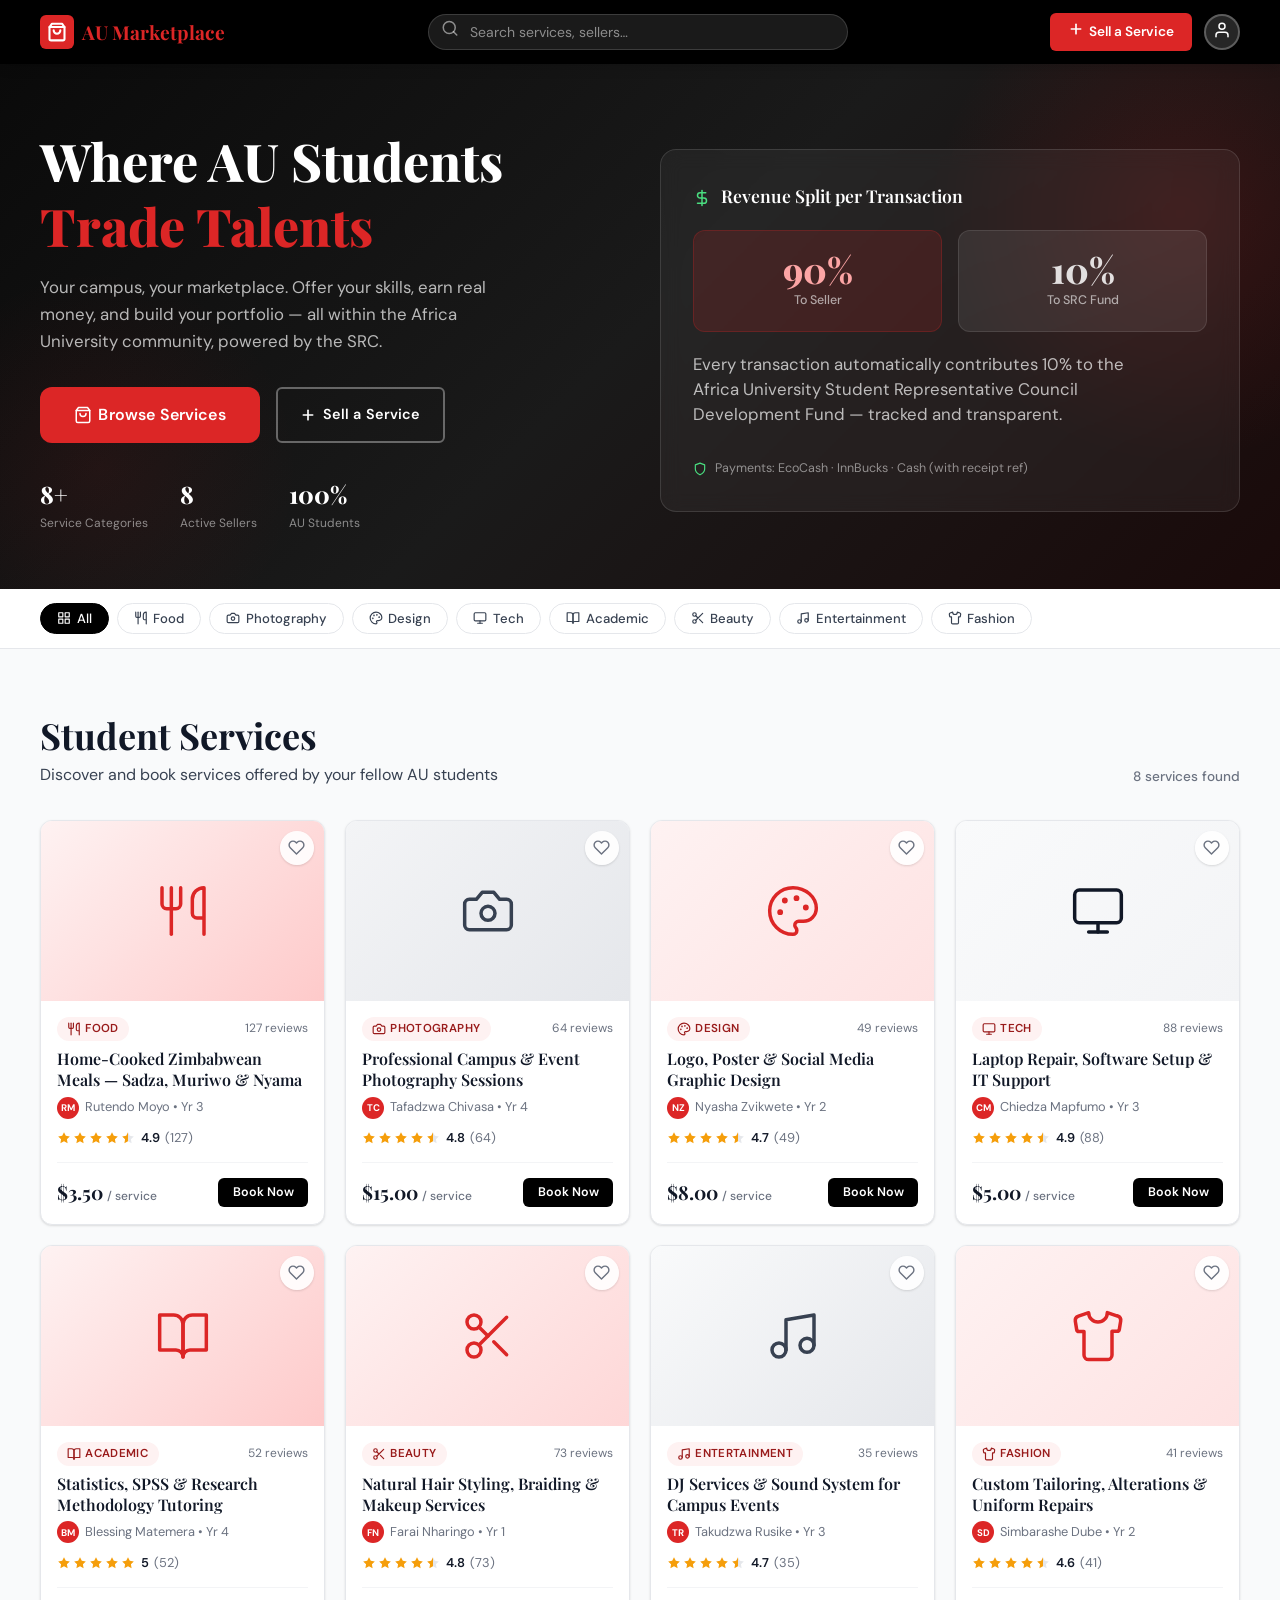
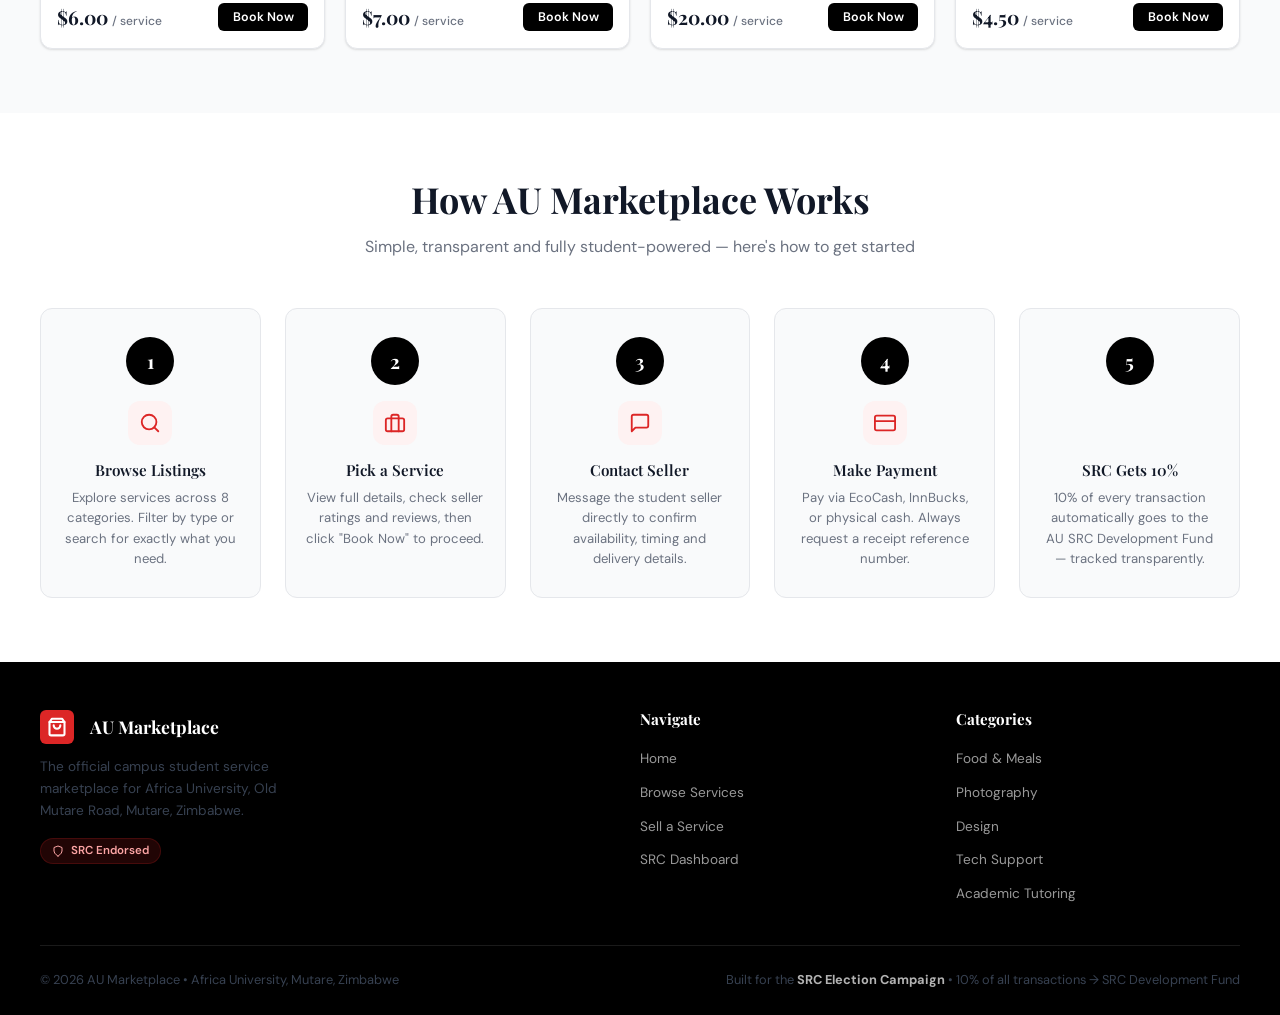
<file: index.html>
<!DOCTYPE html>
<html lang="en">

<head>
  <meta charset="UTF-8" />
  <meta name="viewport" content="width=device-width, initial-scale=1.0" />
  <title>AU Marketplace — Africa University Campus Services</title>
  <meta name="description"
    content="AU Marketplace is Africa University's campus student service marketplace. Browse, book and sell services — photography, food, tutoring, design and more. Powered by the Student Representative Council." />
  <link rel="stylesheet" href="styles.css" />
  <style>
    /* Page-specific extras */
    .hero-scroll-hint {
      display: flex;
      align-items: center;
      gap: 0.5rem;
      font-size: 0.8rem;
      color: rgba(255, 255, 255, 0.45);
      margin-top: 1.5rem;
    }

    .stat-inline {
      display: flex;
      gap: 2rem;
      margin-top: 2rem;
      flex-wrap: wrap;
    }

    .stat-inline-item {}

    .stat-inline-num {
      font-family: var(--font-heading);
      font-size: 1.5rem;
      font-weight: 800;
      color: var(--white);
    }

    .stat-inline-label {
      font-size: 0.75rem;
      color: rgba(255, 255, 255, 0.5);
    }
  </style>
</head>

<body>

  <!-- ============================================================
     NAVBAR
     ============================================================ -->
  <header class="navbar" role="banner">
    <div class="container">
      <nav class="navbar-inner" aria-label="Main navigation">
        <!-- Logo -->
        <a href="index.html" class="navbar-logo" aria-label="AU Marketplace Home">
          <div class="navbar-logo-icon">
            <svg xmlns="http://www.w3.org/2000/svg" width="20" height="20" viewBox="0 0 24 24" fill="none"
              stroke="white" stroke-width="2.5" stroke-linecap="round" stroke-linejoin="round">
              <path d="M6 2 3 6v14a2 2 0 0 0 2 2h14a2 2 0 0 0 2-2V6l-3-4z" />
              <line x1="3" y1="6" x2="21" y2="6" />
              <path d="M16 10a4 4 0 0 1-8 0" />
            </svg>
          </div>
          <span class="logo-text">AU <span>Marketplace</span></span>
        </a>

        <!-- Search (desktop) -->
        <div class="navbar-search" role="search">
          <span class="navbar-search-icon" id="navbar-search-icon" aria-hidden="true"></span>
          <input type="search" id="navbar-search-input" placeholder="Search services, sellers…"
            aria-label="Search services" autocomplete="off" />
        </div>

        <!-- Actions -->
        <div class="navbar-actions">
          <a href="seller-registration.html" class="btn-sell" aria-label="Sell a Service">
            <span id="sell-icon" aria-hidden="true"></span>
            <span class="sell-text">Sell a Service</span>
          </a>
          <a href="dashboard.html" class="btn btn-outline"
            style="color:white; border-color:rgba(255,255,255,0.25); padding:0.45rem 0.9rem; font-size:0.82rem; display:none;"
            id="dash-link" aria-label="Dashboard">Dashboard</a>
          <button class="user-avatar" aria-label="User account" id="user-avatar-btn">
            <span id="user-avatar-icon" aria-hidden="true"></span>
          </button>
          <button class="mobile-menu-btn" id="mobile-menu-btn" aria-label="Open menu" aria-expanded="false">
            <span id="menu-icon" aria-hidden="true"></span>
          </button>
        </div>
      </nav>
    </div>
    <!-- Mobile Search Bar -->
    <div class="mobile-search-bar" id="mobile-search-bar" role="search">
      <div class="navbar-search" style="max-width:100%;">
        <span class="navbar-search-icon" id="mobile-search-icon" aria-hidden="true"></span>
        <input type="search" id="mobile-search-input" placeholder="Search services or sellers…"
          aria-label="Search services" autocomplete="off" />
      </div>
    </div>
  </header>

  <!-- ============================================================
     HERO
     ============================================================ -->
  <section class="hero" aria-labelledby="hero-heading">
    <div class="container">
      <div class="hero-inner">
        <!-- Left: Copy -->
        <div class="hero-copy">

          <h1 id="hero-heading">Where AU Students<br /><span>Trade Talents</span></h1>
          <p>Your campus, your marketplace. Offer your skills, earn real money, and build your portfolio — all within
            the Africa University community, powered by the SRC.</p>
          <div class="hero-actions">
            <a href="#listings" class="btn btn-green btn-lg">
              <svg xmlns="http://www.w3.org/2000/svg" width="18" height="18" viewBox="0 0 24 24" fill="none"
                stroke="currentColor" stroke-width="2" stroke-linecap="round" stroke-linejoin="round">
                <path d="M6 2 3 6v14a2 2 0 0 0 2 2h14a2 2 0 0 0 2-2V6l-3-4z" />
                <line x1="3" y1="6" x2="21" y2="6" />
                <path d="M16 10a4 4 0 0 1-8 0" />
              </svg>
              Browse Services
            </a>
            <a href="seller-registration.html" class="btn btn-outline"
              style="color:white; border-color:rgba(255,255,255,0.35);">
              <svg xmlns="http://www.w3.org/2000/svg" width="16" height="16" viewBox="0 0 24 24" fill="none"
                stroke="currentColor" stroke-width="2.5" stroke-linecap="round" stroke-linejoin="round">
                <path d="M5 12h14" />
                <path d="M12 5v14" />
              </svg>
              Sell a Service
            </a>
          </div>
          <div class="stat-inline">
            <div class="stat-inline-item">
              <div class="stat-inline-num">8+</div>
              <div class="stat-inline-label">Service Categories</div>
            </div>
            <div class="stat-inline-item">
              <div class="stat-inline-num" id="hero-sellers-count">8</div>
              <div class="stat-inline-label">Active Sellers</div>
            </div>
            <div class="stat-inline-item">
              <div class="stat-inline-num">100%</div>
              <div class="stat-inline-label">AU Students</div>
            </div>
          </div>
        </div>
        <!-- Right: Revenue Card -->
        <div>
          <div class="hero-card">
            <div class="hero-card-title">
              <svg xmlns="http://www.w3.org/2000/svg" width="18" height="18" viewBox="0 0 24 24" fill="none"
                stroke="#4ade80" stroke-width="2" stroke-linecap="round" stroke-linejoin="round"
                style="vertical-align:middle; margin-right:0.4rem;">
                <line x1="12" y1="2" x2="12" y2="22" />
                <path d="M17 5H9.5a3.5 3.5 0 0 0 0 7h5a3.5 3.5 0 0 1 0 7H6" />
              </svg>
              Revenue Split per Transaction
            </div>
            <div class="split-row">
              <div class="split-item seller">
                <div class="split-pct">90%</div>
                <div class="split-label">To Seller</div>
              </div>
              <div class="split-item src">
                <div class="split-pct">10%</div>
                <div class="split-label">To SRC Fund</div>
              </div>
            </div>
            <p class="split-desc">Every transaction automatically contributes 10% to the Africa University Student
              Representative Council Development Fund — tracked and transparent.</p>
            <div
              style="margin-top:1.25rem; display:flex; align-items:center; gap:0.5rem; font-size:0.78rem; color:rgba(255,255,255,0.5);">
              <svg xmlns="http://www.w3.org/2000/svg" width="14" height="14" viewBox="0 0 24 24" fill="none"
                stroke="#4ade80" stroke-width="2" stroke-linecap="round" stroke-linejoin="round">
                <path d="M12 22s8-4 8-10V5l-8-3-8 3v7c0 6 8 10 8 10z" />
              </svg>
              Payments: EcoCash · InnBucks · Cash (with receipt ref)
            </div>
          </div>
        </div>
      </div>
    </div>
  </section>

  <!-- ============================================================
     CATEGORY FILTER BAR
     ============================================================ -->
  <div class="category-bar" role="navigation" aria-label="Filter by category">
    <div class="container">
      <div class="category-bar-inner" id="category-bar" role="list" aria-label="Service categories"></div>
    </div>
  </div>

  <!-- ============================================================
     LISTINGS GRID
     ============================================================ -->
  <section class="listings-section section" id="listings" aria-labelledby="listings-heading">
    <div class="container">
      <div class="section-header">
        <div>
          <h2 id="listings-heading">Student Services</h2>
          <p style="margin-top:0.25rem;">Discover and book services offered by your fellow AU students</p>
        </div>
        <span class="results-count" id="results-count" aria-live="polite">8 services found</span>
      </div>
      <div class="listings-grid" id="listings-grid" role="list" aria-label="Service listings"></div>
    </div>
  </section>

  <!-- ============================================================
     HOW IT WORKS
     ============================================================ -->
  <section class="how-section section" aria-labelledby="how-heading">
    <div class="container">
      <h2 id="how-heading">How AU Marketplace Works</h2>
      <p class="how-subtitle">Simple, transparent and fully student-powered — here's how to get started</p>
      <div class="steps-grid" role="list">

        <div class="step-card" role="listitem">
          <div class="step-num">1</div>
          <div class="step-icon">
            <svg xmlns="http://www.w3.org/2000/svg" width="22" height="22" viewBox="0 0 24 24" fill="none"
              stroke="currentColor" stroke-width="2" stroke-linecap="round" stroke-linejoin="round">
              <circle cx="11" cy="11" r="8" />
              <path d="m21 21-4.3-4.3" />
            </svg>
          </div>
          <h3 class="step-title">Browse Listings</h3>
          <p class="step-desc">Explore services across 8 categories. Filter by type or search for exactly what you need.
          </p>
        </div>

        <div class="step-card" role="listitem">
          <div class="step-num">2</div>
          <div class="step-icon">
            <svg xmlns="http://www.w3.org/2000/svg" width="22" height="22" viewBox="0 0 24 24" fill="none"
              stroke="currentColor" stroke-width="2" stroke-linecap="round" stroke-linejoin="round">
              <rect x="2" y="7" width="20" height="14" rx="2" ry="2" />
              <path d="M16 21V5a2 2 0 0 0-2-2h-4a2 2 0 0 0-2 2v16" />
            </svg>
          </div>
          <h3 class="step-title">Pick a Service</h3>
          <p class="step-desc">View full details, check seller ratings and reviews, then click "Book Now" to proceed.
          </p>
        </div>

        <div class="step-card" role="listitem">
          <div class="step-num">3</div>
          <div class="step-icon">
            <svg xmlns="http://www.w3.org/2000/svg" width="22" height="22" viewBox="0 0 24 24" fill="none"
              stroke="currentColor" stroke-width="2" stroke-linecap="round" stroke-linejoin="round">
              <path d="M21 15a2 2 0 0 1-2 2H7l-4 4V5a2 2 0 0 1 2-2h14a2 2 0 0 1 2 2z" />
            </svg>
          </div>
          <h3 class="step-title">Contact Seller</h3>
          <p class="step-desc">Message the student seller directly to confirm availability, timing and delivery details.
          </p>
        </div>

        <div class="step-card" role="listitem">
          <div class="step-num">4</div>
          <div class="step-icon">
            <svg xmlns="http://www.w3.org/2000/svg" width="22" height="22" viewBox="0 0 24 24" fill="none"
              stroke="currentColor" stroke-width="2" stroke-linecap="round" stroke-linejoin="round">
              <rect x="1" y="4" width="22" height="16" rx="2" ry="2" />
              <line x1="1" y1="10" x2="23" y2="10" />
            </svg>
          </div>
          <h3 class="step-title">Make Payment</h3>
          <p class="step-desc">Pay via EcoCash, InnBucks, or physical cash. Always request a receipt reference number.
          </p>
        </div>

        <div class="step-card" role="listitem">
          <div class="step-num">5</div>
          <div class="step-icon" style="background:var(--green-light);">
            <svg xmlns="http://www.w3.org/2000/svg" width="22" height="22" viewBox="0 0 24 24" fill="none"
              stroke="var(--green)" stroke-width="2" stroke-linecap="round" stroke-linejoin="round">
              <circle cx="12" cy="8" r="6" />
              <path d="M15.477 12.89 17 22l-5-3-5 3 1.523-9.11" />
            </svg>
          </div>
          <h3 class="step-title">SRC Gets 10%</h3>
          <p class="step-desc">10% of every transaction automatically goes to the AU SRC Development Fund — tracked
            transparently.</p>
        </div>

      </div>
    </div>
  </section>

  <!-- ============================================================
     FOOTER
     ============================================================ -->
  <footer class="footer" role="contentinfo">
    <div class="container">
      <div class="footer-grid">
        <div class="footer-brand">
          <a href="index.html" class="navbar-logo" style="display:inline-flex; margin-bottom:0.75rem;">
            <div class="navbar-logo-icon">
              <svg xmlns="http://www.w3.org/2000/svg" width="20" height="20" viewBox="0 0 24 24" fill="none"
                stroke="white" stroke-width="2.5" stroke-linecap="round" stroke-linejoin="round">
                <path d="M6 2 3 6v14a2 2 0 0 0 2 2h14a2 2 0 0 0 2-2V6l-3-4z" />
                <line x1="3" y1="6" x2="21" y2="6" />
                <path d="M16 10a4 4 0 0 1-8 0" />
              </svg>
            </div>
            <span
              style="font-family:var(--font-heading); font-size:1.1rem; font-weight:700; color:white; margin-left:0.5rem;">AU
              <span style="color:var(--green);">Marketplace</span></span>
          </a>
          <p>The official campus student service marketplace for Africa University, Old Mutare Road, Mutare, Zimbabwe.
          </p>
          <div style="margin-top:1rem;">
            <span class="footer-src-badge">
              <svg xmlns="http://www.w3.org/2000/svg" width="12" height="12" viewBox="0 0 24 24" fill="none"
                stroke="currentColor" stroke-width="2" stroke-linecap="round" stroke-linejoin="round">
                <path d="M12 22s8-4 8-10V5l-8-3-8 3v7c0 6 8 10 8 10z" />
              </svg>
              SRC Endorsed
            </span>
          </div>
        </div>
        <div class="footer-col">
          <h5>Navigate</h5>
          <ul class="footer-links">
            <li><a href="index.html">Home</a></li>
            <li><a href="#listings">Browse Services</a></li>
            <li><a href="seller-registration.html">Sell a Service</a></li>
            <li><a href="dashboard.html">SRC Dashboard</a></li>
          </ul>
        </div>
        <div class="footer-col">
          <h5>Categories</h5>
          <ul class="footer-links">
            <li><a href="#" onclick="return false;">Food & Meals</a></li>
            <li><a href="#" onclick="return false;">Photography</a></li>
            <li><a href="#" onclick="return false;">Design</a></li>
            <li><a href="#" onclick="return false;">Tech Support</a></li>
            <li><a href="#" onclick="return false;">Academic Tutoring</a></li>
          </ul>
        </div>
      </div>
      <div class="footer-bottom">
        <p>&copy; 2026 AU Marketplace &bull; Africa University, Mutare, Zimbabwe</p>
        <p>Built for the <strong style="color:rgba(255,255,255,0.7);">SRC Election Campaign</strong> &bull; 10% of all
          transactions → SRC Development Fund</p>
      </div>
    </div>
  </footer>

  <!-- ============================================================
     DETAIL MODAL
     ============================================================ -->
  <div class="modal-overlay" id="modal-overlay" role="dialog" aria-modal="true" aria-label="Service details">
    <div class="modal" id="modal-content" tabindex="-1"></div>
  </div>

  <!-- Toast -->
  <div class="toast toast-success" id="toast" role="alert" aria-live="assertive"></div>

  <script src="app.js"></script>
  <script src="homepage.js"></script>
</body>

</html>
</file>
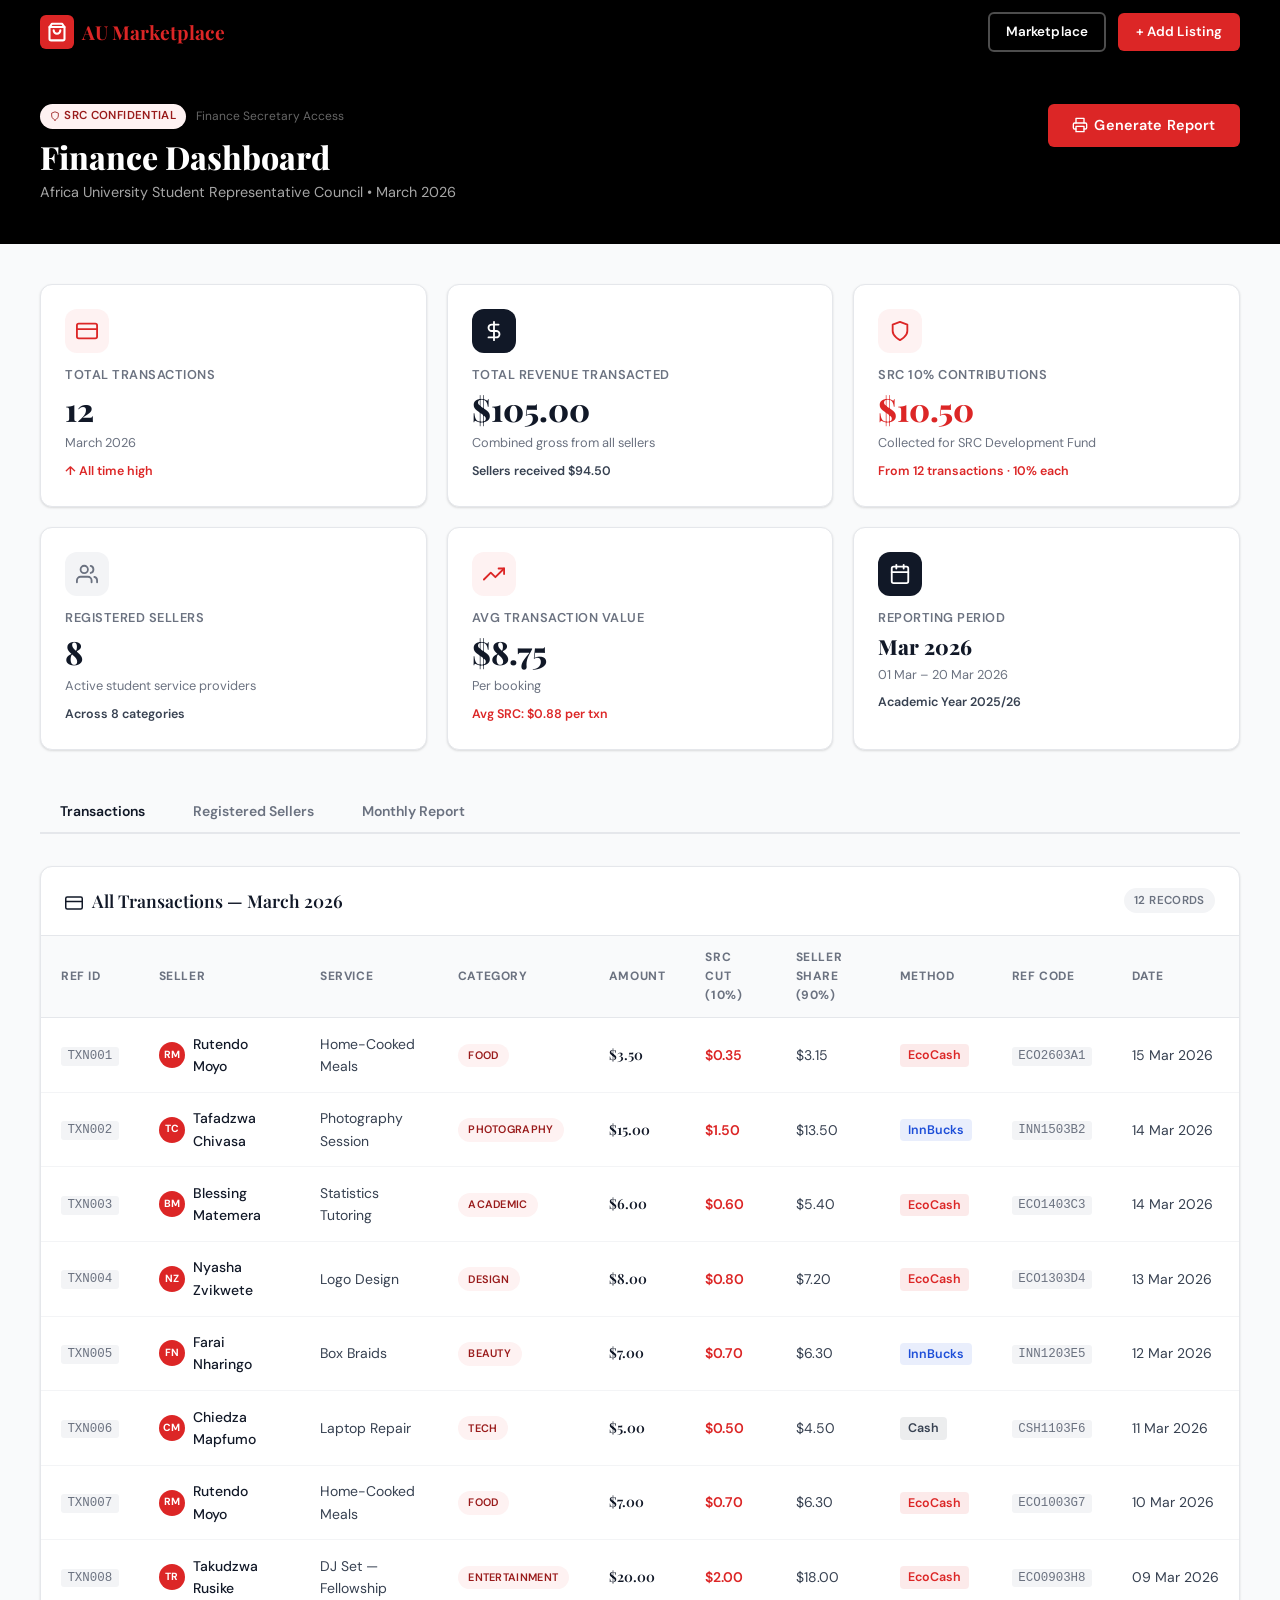
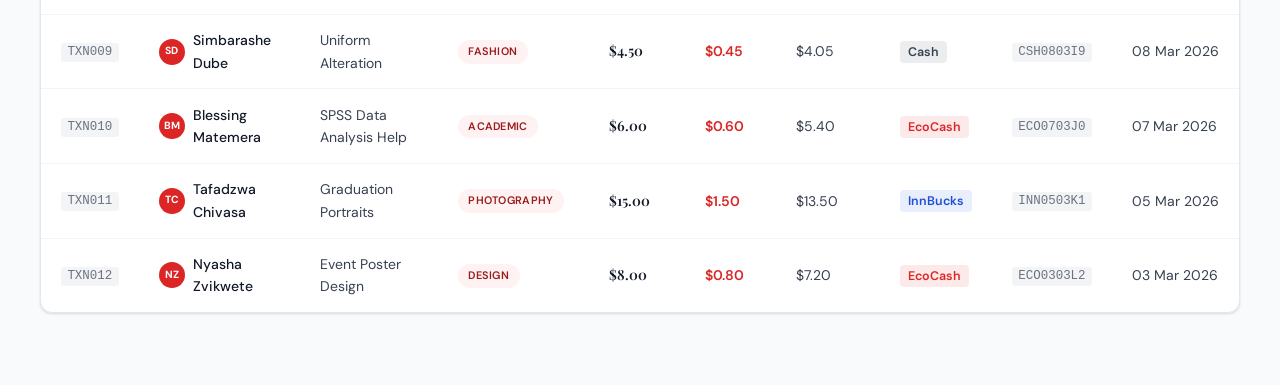
<file: dashboard.html>
<!DOCTYPE html>
<html lang="en">
<head>
  <meta charset="UTF-8" />
  <meta name="viewport" content="width=device-width, initial-scale=1.0" />
  <title>Finance Secretary Dashboard — AU Marketplace</title>
  <meta name="description" content="AU SRC Finance Secretary Dashboard — track transactions, seller registrations, and monthly SRC contributions from AU Marketplace." />
  <link rel="stylesheet" href="styles.css" />
  <style>
    .dash-nav-tabs {
      display: flex;
      gap: 0.5rem;
      border-bottom: 2px solid var(--border);
      margin-bottom: 2rem;
      overflow-x: auto;
      scrollbar-width: none;
    }
    .dash-nav-tabs::-webkit-scrollbar { display: none; }
    .dash-tab {
      padding: 0.75rem 1.25rem;
      font-size: 0.875rem;
      font-weight: 600;
      color: var(--muted);
      border-bottom: 2px solid transparent;
      margin-bottom: -2px;
      cursor: pointer;
      white-space: nowrap;
      background: none;
      border-top: none;
      border-left: none;
      border-right: none;
      transition: color var(--transition);
    }
    .dash-tab.active { color: var(--black-soft); border-bottom-color: var(--black); }
    .dash-tab:hover { color: var(--black-soft); }
    .tab-panel { display: none; }
    .tab-panel.active { display: block; }
    .report-preview {
      background: var(--bg-secondary);
      border: 2px dashed var(--border);
      border-radius: var(--radius-md);
      padding: 2rem;
      text-align: center;
    }
    @media print {
      .no-print { display: none !important; }
      .page-header { print-color-adjust: exact; -webkit-print-color-adjust: exact; }
    }
  </style>
</head>
<body style="background:var(--bg-secondary);">

<!-- NAVBAR -->
<header class="navbar no-print" role="banner">
  <div class="container">
    <nav class="navbar-inner" aria-label="Main navigation">
      <a href="index.html" class="navbar-logo" aria-label="AU Marketplace Home">
        <div class="navbar-logo-icon">
          <svg xmlns="http://www.w3.org/2000/svg" width="20" height="20" viewBox="0 0 24 24" fill="none" stroke="white" stroke-width="2.5" stroke-linecap="round" stroke-linejoin="round"><path d="M6 2 3 6v14a2 2 0 0 0 2 2h14a2 2 0 0 0 2-2V6l-3-4z"/><line x1="3" y1="6" x2="21" y2="6"/><path d="M16 10a4 4 0 0 1-8 0"/></svg>
        </div>
        <span class="logo-text">AU <span>Marketplace</span></span>
      </a>
      <div class="navbar-actions">
        <a href="index.html" class="btn btn-outline" style="color:white; border-color:rgba(255,255,255,0.3); padding:0.45rem 1rem; font-size:0.84rem;">Marketplace</a>
        <a href="seller-registration.html" class="btn btn-sell" style="font-size:0.84rem;">+ Add Listing</a>
      </div>
    </nav>
  </div>
</header>

<!-- PAGE HEADER -->
<div class="page-header" role="banner">
  <div class="container">
    <div class="page-header-inner">
      <div>
        <div style="display:flex; align-items:center; gap:0.6rem; margin-bottom:0.5rem;">
          <span class="badge badge-green">
            <svg xmlns="http://www.w3.org/2000/svg" width="10" height="10" viewBox="0 0 24 24" fill="none" stroke="currentColor" stroke-width="2" stroke-linecap="round" stroke-linejoin="round"><path d="M12 22s8-4 8-10V5l-8-3-8 3v7c0 6 8 10 8 10z"/></svg>
            SRC Confidential
          </span>
          <span style="font-size:0.75rem; color:rgba(255,255,255,0.4);">Finance Secretary Access</span>
        </div>
        <h1>Finance Dashboard</h1>
        <p>Africa University Student Representative Council &bull; March 2026</p>
      </div>
      <button class="btn btn-green no-print" onclick="window.print()" id="print-btn" aria-label="Generate monthly report">
        <svg xmlns="http://www.w3.org/2000/svg" width="16" height="16" viewBox="0 0 24 24" fill="none" stroke="currentColor" stroke-width="2" stroke-linecap="round" stroke-linejoin="round"><polyline points="6 9 6 2 18 2 18 9"/><path d="M6 18H4a2 2 0 0 1-2-2v-5a2 2 0 0 1 2-2h16a2 2 0 0 1 2 2v5a2 2 0 0 1-2 2h-2"/><rect x="6" y="14" width="12" height="8"/></svg>
        Generate Report
      </button>
    </div>
  </div>
</div>

<!-- DASHBOARD CONTENT -->
<main class="section-sm">
  <div class="container">

    <!-- STATS ROW -->
    <div class="stats-grid" id="stats-grid" role="list" aria-label="Dashboard statistics"></div>

    <!-- TABS -->
    <div class="dash-nav-tabs no-print" role="tablist" aria-label="Dashboard sections">
      <button class="dash-tab active" data-tab="transactions" role="tab" aria-selected="true" id="tab-transactions">Transactions</button>
      <button class="dash-tab" data-tab="sellers" role="tab" aria-selected="false" id="tab-sellers">Registered Sellers</button>
      <button class="dash-tab" data-tab="report" role="tab" aria-selected="false" id="tab-report">Monthly Report</button>
    </div>

    <!-- TAB: Transactions -->
    <div class="tab-panel active" id="panel-transactions" role="tabpanel" aria-labelledby="tab-transactions">
      <div class="table-section">
        <div class="table-header">
          <div class="table-title">
            <svg xmlns="http://www.w3.org/2000/svg" width="18" height="18" viewBox="0 0 24 24" fill="none" stroke="currentColor" stroke-width="2" stroke-linecap="round" stroke-linejoin="round" style="vertical-align:middle; margin-right:0.4rem;"><rect x="1" y="4" width="22" height="16" rx="2" ry="2"/><line x1="1" y1="10" x2="23" y2="10"/></svg>
            All Transactions — March 2026
          </div>
          <span class="badge badge-gray" id="txn-count-badge">0 records</span>
        </div>
        <div class="table-scroll">
          <table aria-label="Transaction history">
            <thead>
              <tr>
                <th>Ref ID</th>
                <th>Seller</th>
                <th>Service</th>
                <th>Category</th>
                <th>Amount</th>
                <th>SRC Cut (10%)</th>
                <th>Seller Share (90%)</th>
                <th>Method</th>
                <th>Ref Code</th>
                <th>Date</th>
              </tr>
            </thead>
            <tbody id="txn-tbody"></tbody>
          </table>
        </div>
      </div>
    </div>

    <!-- TAB: Sellers -->
    <div class="tab-panel" id="panel-sellers" role="tabpanel" aria-labelledby="tab-sellers">
      <div class="table-section">
        <div class="table-header">
          <div class="table-title">
            <svg xmlns="http://www.w3.org/2000/svg" width="18" height="18" viewBox="0 0 24 24" fill="none" stroke="currentColor" stroke-width="2" stroke-linecap="round" stroke-linejoin="round" style="vertical-align:middle; margin-right:0.4rem;"><path d="M17 21v-2a4 4 0 0 0-4-4H5a4 4 0 0 0-4 4v2"/><circle cx="9" cy="7" r="4"/><path d="M23 21v-2a4 4 0 0 0-3-3.87"/><path d="M16 3.13a4 4 0 0 1 0 7.75"/></svg>
            Registered Sellers
          </div>
          <span class="badge badge-gray" id="sellers-count-badge">0 sellers</span>
        </div>
        <div class="table-scroll">
          <table aria-label="Registered sellers">
            <thead>
              <tr>
                <th>Student ID</th>
                <th>Name</th>
                <th>Faculty</th>
                <th>Year</th>
                <th>Category</th>
                <th>Service</th>
                <th>Price</th>
                <th>Payment</th>
                <th>Date Registered</th>
              </tr>
            </thead>
            <tbody id="sellers-tbody"></tbody>
          </table>
        </div>
      </div>
    </div>

    <!-- TAB: Monthly Report -->
    <div class="tab-panel" id="panel-report" role="tabpanel" aria-labelledby="tab-report">
      <div class="table-section" id="report-content">
        <div class="table-header">
          <div class="table-title">Monthly Report — March 2026</div>
          <button class="btn btn-primary btn-sm no-print" onclick="window.print()">
            <svg xmlns="http://www.w3.org/2000/svg" width="14" height="14" viewBox="0 0 24 24" fill="none" stroke="currentColor" stroke-width="2" stroke-linecap="round" stroke-linejoin="round"><polyline points="6 9 6 2 18 2 18 9"/><path d="M6 18H4a2 2 0 0 1-2-2v-5a2 2 0 0 1 2-2h16a2 2 0 0 1 2 2v5a2 2 0 0 1-2 2h-2"/><rect x="6" y="14" width="12" height="8"/></svg>
            Print / Export
          </button>
        </div>
        <div style="padding:1.5rem;" id="report-body"></div>
      </div>
    </div>

  </div>
</main>

<div class="toast toast-success" id="toast" role="alert" aria-live="assertive"></div>

<script src="app.js"></script>
<script src="dashboard.js"></script>
</body>
</html>
</file>
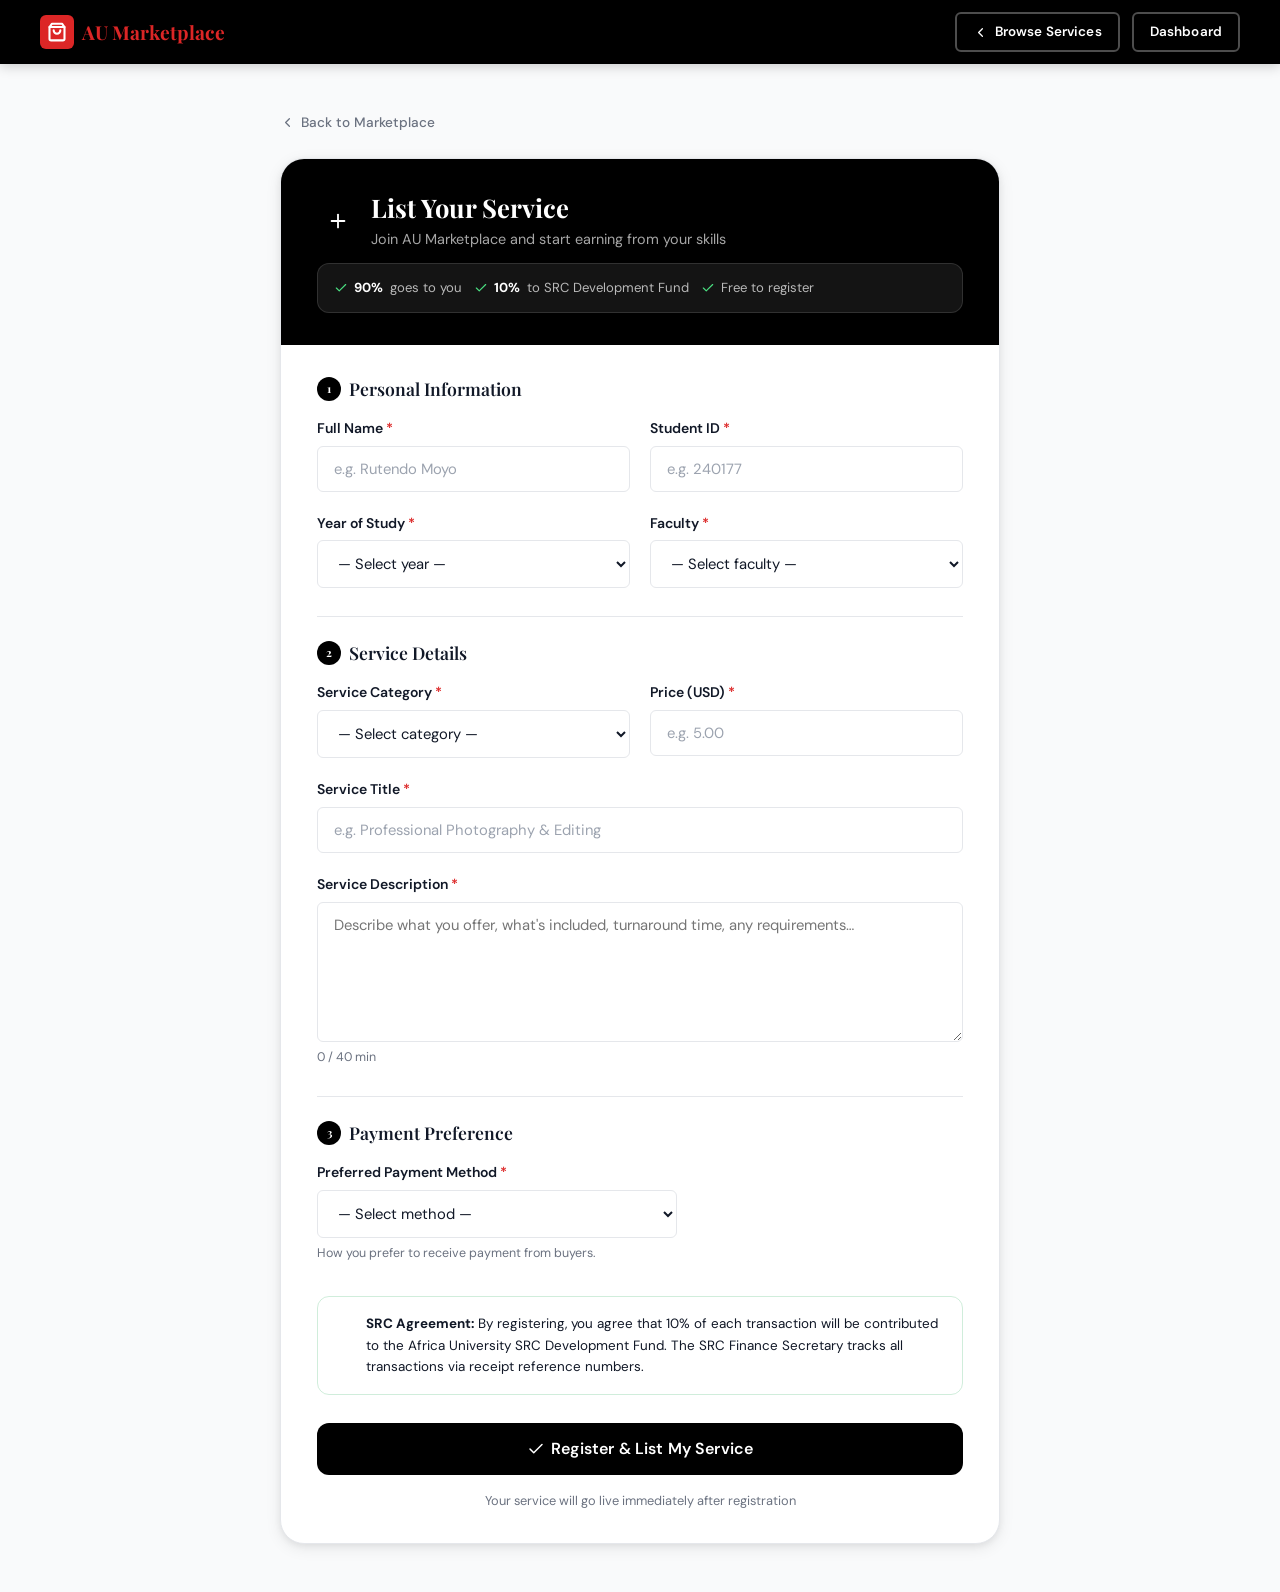
<file: seller-registration.html>
<!DOCTYPE html>
<html lang="en">
<head>
  <meta charset="UTF-8" />
  <meta name="viewport" content="width=device-width, initial-scale=1.0" />
  <title>Sell a Service — AU Marketplace</title>
  <meta name="description" content="Register as a student seller on AU Marketplace. List your service, set your price, and start earning while contributing to the AU SRC Development Fund." />
  <link rel="stylesheet" href="styles.css" />
</head>
<body class="reg-page">

<!-- NAVBAR -->
<header class="navbar" role="banner">
  <div class="container">
    <nav class="navbar-inner" aria-label="Main navigation">
      <a href="index.html" class="navbar-logo" aria-label="AU Marketplace Home">
        <div class="navbar-logo-icon">
          <svg xmlns="http://www.w3.org/2000/svg" width="20" height="20" viewBox="0 0 24 24" fill="none" stroke="white" stroke-width="2.5" stroke-linecap="round" stroke-linejoin="round"><path d="M6 2 3 6v14a2 2 0 0 0 2 2h14a2 2 0 0 0 2-2V6l-3-4z"/><line x1="3" y1="6" x2="21" y2="6"/><path d="M16 10a4 4 0 0 1-8 0"/></svg>
        </div>
        <span class="logo-text">AU <span>Marketplace</span></span>
      </a>
      <div class="navbar-actions">
        <a href="index.html" class="btn btn-outline" style="color:white; border-color:rgba(255,255,255,0.3); padding:0.45rem 1rem; font-size:0.84rem;">
          <svg xmlns="http://www.w3.org/2000/svg" width="15" height="15" viewBox="0 0 24 24" fill="none" stroke="currentColor" stroke-width="2" stroke-linecap="round" stroke-linejoin="round"><path d="m15 18-6-6 6-6"/></svg>
          Browse Services
        </a>
        <a href="dashboard.html" class="btn btn-outline" style="color:white; border-color:rgba(255,255,255,0.3); padding:0.45rem 1rem; font-size:0.84rem;">Dashboard</a>
      </div>
    </nav>
  </div>
</header>

<!-- PAGE BODY -->
<div class="reg-container">

  <!-- Back link -->
  <a href="index.html" style="display:inline-flex; align-items:center; gap:0.4rem; font-size:0.85rem; color:var(--muted); margin-bottom:1.5rem; font-weight:500;">
    <svg xmlns="http://www.w3.org/2000/svg" width="15" height="15" viewBox="0 0 24 24" fill="none" stroke="currentColor" stroke-width="2" stroke-linecap="round" stroke-linejoin="round"><path d="m15 18-6-6 6-6"/></svg>
    Back to Marketplace
  </a>

  <div class="reg-card">
    <!-- Header -->
    <div class="reg-header">
      <div style="display:flex; align-items:center; gap:0.75rem; margin-bottom:0.75rem;">
        <div style="width:42px; height:42px; background:var(--green); border-radius:var(--radius-sm); display:flex; align-items:center; justify-content:center; flex-shrink:0;">
          <svg xmlns="http://www.w3.org/2000/svg" width="22" height="22" viewBox="0 0 24 24" fill="none" stroke="white" stroke-width="2" stroke-linecap="round" stroke-linejoin="round"><path d="M5 12h14"/><path d="M12 5v14"/></svg>
        </div>
        <div>
          <h2>List Your Service</h2>
          <p>Join AU Marketplace and start earning from your skills</p>
        </div>
      </div>
      <!-- Revenue info strip -->
      <div style="background:rgba(255,255,255,0.08); border:1px solid rgba(255,255,255,0.12); border-radius:var(--radius-md); padding:0.85rem 1rem; display:flex; align-items:center; gap:0.75rem; font-size:0.82rem; color:rgba(255,255,255,0.7); flex-wrap:wrap;">
        <div style="display:flex; align-items:center; gap:0.4rem;">
          <svg xmlns="http://www.w3.org/2000/svg" width="14" height="14" viewBox="0 0 24 24" fill="none" stroke="#4ade80" stroke-width="2" stroke-linecap="round" stroke-linejoin="round"><polyline points="20 6 9 17 4 12"/></svg>
          <strong style="color:var(--white);">90%</strong> goes to you
        </div>
        <div style="display:flex; align-items:center; gap:0.4rem;">
          <svg xmlns="http://www.w3.org/2000/svg" width="14" height="14" viewBox="0 0 24 24" fill="none" stroke="#4ade80" stroke-width="2" stroke-linecap="round" stroke-linejoin="round"><polyline points="20 6 9 17 4 12"/></svg>
          <strong style="color:var(--white);">10%</strong> to SRC Development Fund
        </div>
        <div style="display:flex; align-items:center; gap:0.4rem;">
          <svg xmlns="http://www.w3.org/2000/svg" width="14" height="14" viewBox="0 0 24 24" fill="none" stroke="#4ade80" stroke-width="2" stroke-linecap="round" stroke-linejoin="round"><polyline points="20 6 9 17 4 12"/></svg>
          Free to register
        </div>
      </div>
    </div>

    <!-- Form -->
    <div class="reg-body">
      <form id="seller-form" novalidate autocomplete="off">

        <!-- Section: Personal Info -->
        <div style="margin-bottom:1.75rem;">
          <h4 style="margin-bottom:1rem; display:flex; align-items:center; gap:0.5rem; color:var(--black-soft);">
            <span style="width:24px; height:24px; border-radius:50%; background:var(--black); color:var(--white); display:inline-flex; align-items:center; justify-content:center; font-size:0.7rem; font-weight:700;">1</span>
            Personal Information
          </h4>
          <div class="form-grid form-grid-2">
            <div class="form-group">
              <label class="form-label" for="field-name">Full Name <span style="color:#dc2626;">*</span></label>
              <input type="text" class="form-input" id="field-name" name="name" placeholder="e.g. Rutendo Moyo" required />
              <span class="form-error" id="err-name">Please enter your full name.</span>
            </div>
            <div class="form-group">
              <label class="form-label" for="field-student-id">Student ID <span style="color:#dc2626;">*</span></label>
              <input type="text" class="form-input" id="field-student-id" name="studentId" placeholder="e.g. 240177" required maxlength="6" pattern="[0-9]{6}" inputmode="numeric" />
              <span class="form-error" id="err-student-id">Student number must be exactly 6 digits, e.g. 240177.</span>
            </div>
            <div class="form-group">
              <label class="form-label" for="field-year">Year of Study <span style="color:#dc2626;">*</span></label>
              <select class="form-select" id="field-year" name="year" required>
                <option value="">— Select year —</option>
                <option value="1">Year 1</option>
                <option value="2">Year 2</option>
                <option value="3">Year 3</option>
                <option value="4">Year 4</option>
                <option value="5">Year 5 (Postgrad)</option>
              </select>
              <span class="form-error" id="err-year">Please select your year.</span>
            </div>
            <div class="form-group">
              <label class="form-label" for="field-faculty">Faculty <span style="color:#dc2626;">*</span></label>
              <select class="form-select" id="field-faculty" name="faculty" required>
                <option value="">— Select faculty —</option>
                <option>Theology & Religious Studies</option>
                <option>Social Sciences</option>
                <option>Business Administration</option>
                <option>Information Technology</option>
                <option>Sciences</option>
                <option>Communication & Media</option>
                <option>Education</option>
                <option>Health Sciences</option>
              </select>
              <span class="form-error" id="err-faculty">Please select your faculty.</span>
            </div>
          </div>
        </div>

        <div class="divider"></div>

        <!-- Section: Service Info -->
        <div style="margin-bottom:1.75rem;">
          <h4 style="margin-bottom:1rem; display:flex; align-items:center; gap:0.5rem; color:var(--black-soft);">
            <span style="width:24px; height:24px; border-radius:50%; background:var(--black); color:var(--white); display:inline-flex; align-items:center; justify-content:center; font-size:0.7rem; font-weight:700;">2</span>
            Service Details
          </h4>
          <div class="form-grid" style="gap:1.25rem;">
            <div class="form-grid form-grid-2">
              <div class="form-group">
                <label class="form-label" for="field-category">Service Category <span style="color:#dc2626;">*</span></label>
                <select class="form-select" id="field-category" name="category" required>
                  <option value="">— Select category —</option>
                  <option>Food</option>
                  <option>Photography</option>
                  <option>Design</option>
                  <option>Tech</option>
                  <option>Academic</option>
                  <option>Beauty</option>
                  <option>Entertainment</option>
                  <option>Fashion</option>
                </select>
                <span class="form-error" id="err-category">Please select a category.</span>
              </div>
              <div class="form-group">
                <label class="form-label" for="field-price">Price (USD) <span style="color:#dc2626;">*</span></label>
                <input type="number" class="form-input" id="field-price" name="price" min="0.50" step="0.50" placeholder="e.g. 5.00" required />
                <span class="form-hint" id="price-hint" style="display:none;"></span>
                <span class="form-error" id="err-price">Please enter a valid price (min $0.50).</span>
              </div>
            </div>
            <div class="form-group">
              <label class="form-label" for="field-title">Service Title <span style="color:#dc2626;">*</span></label>
              <input type="text" class="form-input" id="field-title" name="title" placeholder="e.g. Professional Photography &amp; Editing" required maxlength="80" />
              <span class="form-error" id="err-title">Please enter a service title.</span>
            </div>
            <div class="form-group">
              <label class="form-label" for="field-description">Service Description <span style="color:#dc2626;">*</span></label>
              <textarea class="form-textarea" id="field-description" name="description" placeholder="Describe what you offer, what's included, turnaround time, any requirements…" required minlength="40" style="min-height:140px;"></textarea>
              <div style="display:flex; justify-content:space-between;">
                <span class="form-error" id="err-description">Description must be at least 40 characters.</span>
                <span class="form-hint" id="desc-count" style="display:block; text-align:right;">0 / 40 min</span>
              </div>
            </div>
          </div>
        </div>

        <div class="divider"></div>

        <!-- Section: Payment -->
        <div style="margin-bottom:2rem;">
          <h4 style="margin-bottom:1rem; display:flex; align-items:center; gap:0.5rem; color:var(--black-soft);">
            <span style="width:24px; height:24px; border-radius:50%; background:var(--black); color:var(--white); display:inline-flex; align-items:center; justify-content:center; font-size:0.7rem; font-weight:700;">3</span>
            Payment Preference
          </h4>
          <div class="form-group">
            <label class="form-label" for="field-payment">Preferred Payment Method <span style="color:#dc2626;">*</span></label>
            <select class="form-select" id="field-payment" name="paymentMethod" required style="max-width:360px;">
              <option value="">— Select method —</option>
              <option value="EcoCash">EcoCash</option>
              <option value="InnBucks">InnBucks</option>
              <option value="Cash">Physical Cash (receipt required)</option>
              <option value="EcoCash & Cash">EcoCash &amp; Cash</option>
              <option value="InnBucks & Cash">InnBucks &amp; Cash</option>
            </select>
            <span class="form-hint">How you prefer to receive payment from buyers.</span>
            <span class="form-error" id="err-payment">Please select a payment method.</span>
          </div>
        </div>

        <!-- SRC Notice -->
        <div style="background:var(--green-light); border:1px solid rgba(22,163,74,0.2); border-radius:var(--radius-md); padding:1rem 1.1rem; margin-bottom:1.75rem; display:flex; gap:0.75rem; align-items:flex-start;">
          <svg xmlns="http://www.w3.org/2000/svg" width="18" height="18" viewBox="0 0 24 24" fill="none" stroke="var(--green)" stroke-width="2" stroke-linecap="round" stroke-linejoin="round" style="flex-shrink:0; margin-top:0.1rem;"><path d="M12 22s8-4 8-10V5l-8-3-8 3v7c0 6 8 10 8 10z"/></svg>
          <div style="font-size:0.84rem; color:var(--green-dark); line-height:1.6;">
            <strong>SRC Agreement:</strong> By registering, you agree that 10% of each transaction will be contributed to the Africa University SRC Development Fund. The SRC Finance Secretary tracks all transactions via receipt reference numbers.
          </div>
        </div>

        <!-- Submit -->
        <button type="submit" class="btn btn-primary btn-lg btn-full" id="submit-btn" aria-label="Register as a seller">
          <svg xmlns="http://www.w3.org/2000/svg" width="18" height="18" viewBox="0 0 24 24" fill="none" stroke="currentColor" stroke-width="2" stroke-linecap="round" stroke-linejoin="round"><polyline points="20 6 9 17 4 12"/></svg>
          Register &amp; List My Service
        </button>
        <p style="text-align:center; font-size:0.8rem; color:var(--muted); margin-top:1rem;">Your service will go live immediately after registration</p>
      </form>

      <!-- Success State (hidden initially) -->
      <div id="success-state" style="display:none; text-align:center; padding:2.5rem 1rem;">
        <div style="width:72px; height:72px; border-radius:50%; background:var(--green-light); display:flex; align-items:center; justify-content:center; margin:0 auto 1.25rem;">
          <svg xmlns="http://www.w3.org/2000/svg" width="36" height="36" viewBox="0 0 24 24" fill="none" stroke="var(--green)" stroke-width="2.5" stroke-linecap="round" stroke-linejoin="round"><polyline points="20 6 9 17 4 12"/></svg>
        </div>
        <h2 style="font-size:1.6rem; color:var(--black-soft); margin-bottom:0.75rem;">You're Live!</h2>
        <p style="color:var(--muted); margin-bottom:2rem; max-width:360px; margin-left:auto; margin-right:auto;">Your service has been registered. Students can now find and book you on AU Marketplace.</p>
        <div style="display:flex; gap:0.75rem; justify-content:center; flex-wrap:wrap;">
          <a href="index.html" class="btn btn-primary btn-lg">View Marketplace</a>
          <button class="btn btn-outline btn-lg" id="register-another-btn">List Another Service</button>
        </div>
      </div>
    </div>
  </div>
</div>

<div class="toast toast-success" id="toast" role="alert" aria-live="assertive"></div>

<script src="app.js"></script>
<script src="seller.js"></script>
</body>
</html>
</file>
<file: styles.css>
/* ============================================================
   AU Marketplace — Global Styles
   Design: White/off-white bg, Black nav/buttons, Green accents
   Fonts: Playfair Display (headings) + DM Sans (body)
   ============================================================ */

@import url('https://fonts.googleapis.com/css2?family=Playfair+Display:wght@400;600;700;800&family=DM+Sans:wght@300;400;500;600;700&display=swap');

/* === CSS Custom Properties === */
:root {
  --bg-primary: #ffffff;
  --bg-secondary: #f9fafb;
  --bg-tertiary: #f3f4f6;
  --black: #000000;
  --black-soft: #111827;
  --black-mid: #374151;
  --muted: #6b7280;
  --border: #e5e7eb;
  --border-light: #f3f4f6;
  --red: #dc2626;
  --red-light: #fef2f2;
  --red-dark: #991b1b;
  --white: #ffffff;
  --shadow-sm: 0 1px 3px rgba(0,0,0,0.08), 0 1px 2px rgba(0,0,0,0.06);
  --shadow-md: 0 4px 16px rgba(0,0,0,0.08), 0 2px 6px rgba(0,0,0,0.06);
  --shadow-lg: 0 10px 40px rgba(0,0,0,0.12), 0 4px 12px rgba(0,0,0,0.08);
  --radius-sm: 6px;
  --radius-md: 12px;
  --radius-lg: 16px;
  --radius-xl: 24px;
  --transition: 0.2s ease;
  --transition-slow: 0.35s ease;
  --font-heading: 'Playfair Display', Georgia, serif;
  --font-body: 'DM Sans', system-ui, sans-serif;
}

/* === Reset === */
*, *::before, *::after { box-sizing: border-box; margin: 0; padding: 0; }
html { scroll-behavior: smooth; font-size: 16px; }
body {
  font-family: var(--font-body);
  background: var(--bg-primary);
  color: var(--black-soft);
  line-height: 1.6;
  -webkit-font-smoothing: antialiased;
}
img { max-width: 100%; display: block; }
a { text-decoration: none; color: inherit; }
button { cursor: pointer; border: none; background: none; font-family: var(--font-body); }
input, select, textarea {
  font-family: var(--font-body);
  font-size: 1rem;
  outline: none;
}
ul { list-style: none; }

/* === Typography === */
h1, h2, h3, h4, h5 { font-family: var(--font-heading); line-height: 1.25; }
h1 { font-size: clamp(2rem, 5vw, 3.25rem); font-weight: 800; }
h2 { font-size: clamp(1.5rem, 3vw, 2.25rem); font-weight: 700; }
h3 { font-size: clamp(1.15rem, 2vw, 1.4rem); font-weight: 600; }
h4 { font-size: 1.1rem; font-weight: 600; }
p { color: var(--black-mid); }

/* === Layout Utilities === */
.container {
  max-width: 1280px;
  margin: 0 auto;
  padding: 0 1.25rem;
}
@media (min-width: 768px) { .container { padding: 0 2rem; } }
@media (min-width: 1024px) { .container { padding: 0 2.5rem; } }

.section { padding: 4rem 0; }
.section-sm { padding: 2.5rem 0; }
.flex { display: flex; }
.flex-col { flex-direction: column; }
.items-center { align-items: center; }
.justify-between { justify-content: space-between; }
.gap-1 { gap: 0.5rem; }
.gap-2 { gap: 1rem; }
.gap-3 { gap: 1.5rem; }
.gap-4 { gap: 2rem; }

/* === Buttons === */
.btn {
  display: inline-flex;
  align-items: center;
  gap: 0.4rem;
  padding: 0.65rem 1.4rem;
  border-radius: var(--radius-sm);
  font-weight: 600;
  font-size: 0.9rem;
  letter-spacing: 0.01em;
  transition: all var(--transition);
  white-space: nowrap;
}
.btn-primary {
  background: var(--black);
  color: var(--white);
  border: 2px solid transparent;
}
.btn-primary:hover {
  background: var(--black-soft);
  transform: translateY(-1px);
  box-shadow: 0 4px 12px rgba(0,0,0,0.25);
}
.btn-green {
  background: var(--red);
  color: var(--white);
  border: 2px solid transparent;
}
.btn-green:hover {
  background: var(--red-dark);
  transform: translateY(-1px);
  box-shadow: 0 4px 12px rgba(220,38,38,0.3);
}
.btn-outline {
  background: transparent;
  color: var(--black);
  border: 2px solid var(--black);
}
.btn-outline:hover {
  background: var(--black);
  color: var(--white);
  transform: translateY(-1px);
}
.btn-outline-red {
  background: transparent;
  color: var(--red);
  border: 2px solid var(--red);
}
.btn-outline-red:hover {
  background: var(--red);
  color: var(--white);
}
.btn-sm {
  padding: 0.45rem 1rem;
  font-size: 0.82rem;
}
.btn-lg {
  padding: 0.85rem 2rem;
  font-size: 1rem;
  border-radius: var(--radius-md);
}
.btn-full { width: 100%; justify-content: center; }

/* === Badge === */
.badge {
  display: inline-flex;
  align-items: center;
  gap: 0.25rem;
  padding: 0.2rem 0.65rem;
  border-radius: 999px;
  font-size: 0.72rem;
  font-weight: 600;
  letter-spacing: 0.03em;
  text-transform: uppercase;
}
.badge-green { background: var(--red-light); color: var(--red-dark); }
.badge-black { background: var(--black); color: var(--white); }
.badge-gray { background: var(--bg-tertiary); color: var(--muted); }

/* === Form Elements === */
.form-group { display: flex; flex-direction: column; gap: 0.4rem; }
.form-label {
  font-size: 0.875rem;
  font-weight: 600;
  color: var(--black-soft);
}
.form-input,
.form-select,
.form-textarea {
  width: 100%;
  padding: 0.75rem 1rem;
  border: 1.5px solid var(--border);
  border-radius: var(--radius-sm);
  background: var(--bg-primary);
  color: var(--black-soft);
  font-size: 0.925rem;
  transition: border-color var(--transition);
}
.form-input:focus,
.form-select:focus,
.form-textarea:focus {
  border-color: var(--red);
  box-shadow: 0 0 0 3px rgba(220,38,38,0.1);
}
.form-input::placeholder { color: #9ca3af; }
.form-textarea { resize: vertical; min-height: 120px; }
.form-hint { font-size: 0.78rem; color: var(--muted); }
.form-error { font-size: 0.78rem; color: #dc2626; display: none; }
.form-error.visible { display: block; }
.form-grid {
  display: grid;
  grid-template-columns: 1fr;
  gap: 1.25rem;
}
@media (min-width: 640px) {
  .form-grid-2 { grid-template-columns: 1fr 1fr; }
}
@media (min-width: 768px) {
  .form-grid-3 { grid-template-columns: 1fr 1fr 1fr; }
}

/* === Cards === */
.card {
  background: var(--bg-primary);
  border-radius: var(--radius-md);
  border: 1px solid var(--border);
  overflow: hidden;
  box-shadow: var(--shadow-sm);
  transition: transform var(--transition), box-shadow var(--transition);
}
.card:hover {
  transform: translateY(-3px);
  box-shadow: var(--shadow-md);
}

/* === Star Rating === */
.stars { display: flex; gap: 2px; }
.star {
  width: 14px; height: 14px;
  fill: #f59e0b; color: #f59e0b;
}
.star-empty { fill: #e5e7eb; color: #e5e7eb; }

/* === Toast === */
.toast {
  position: fixed;
  bottom: 2rem;
  right: 1.5rem;
  z-index: 9999;
  background: var(--black);
  color: var(--white);
  padding: 1rem 1.5rem;
  border-radius: var(--radius-md);
  font-size: 0.9rem;
  font-weight: 500;
  box-shadow: var(--shadow-lg);
  display: flex;
  align-items: center;
  gap: 0.6rem;
  transform: translateY(100px);
  opacity: 0;
  transition: all 0.4s cubic-bezier(0.34, 1.56, 0.64, 1);
  max-width: 340px;
}
.toast.show {
  transform: translateY(0);
  opacity: 1;
}
.toast-success { border-left: 4px solid var(--red); }
.toast-icon { color: var(--red); flex-shrink: 0; }

/* === Modal === */
.modal-overlay {
  position: fixed;
  inset: 0;
  background: rgba(0,0,0,0.55);
  backdrop-filter: blur(4px);
  z-index: 1000;
  display: flex;
  align-items: center;
  justify-content: center;
  padding: 1rem;
  opacity: 0;
  visibility: hidden;
  transition: all var(--transition-slow);
}
.modal-overlay.open {
  opacity: 1;
  visibility: visible;
}
.modal {
  background: var(--bg-primary);
  border-radius: var(--radius-xl);
  width: 100%;
  max-width: 680px;
  max-height: 90vh;
  overflow-y: auto;
  box-shadow: var(--shadow-lg);
  transform: scale(0.92) translateY(20px);
  transition: transform var(--transition-slow);
}
.modal-overlay.open .modal {
  transform: scale(1) translateY(0);
}
.modal-img {
  width: 100%;
  height: 220px;
  object-fit: cover;
}
.modal-body { padding: 1.75rem; }
.modal-close {
  position: absolute;
  top: 1rem; right: 1rem;
  background: rgba(255,255,255,0.9);
  border-radius: 50%;
  width: 36px; height: 36px;
  display: flex; align-items: center; justify-content: center;
  box-shadow: var(--shadow-sm);
  color: var(--black);
  transition: background var(--transition);
  z-index: 1;
}
.modal-close:hover { background: var(--white); }
.modal-header-wrap { position: relative; }

/* === Navbar === */
.navbar {
  background: var(--black);
  color: var(--white);
  position: sticky;
  top: 0;
  z-index: 200;
  box-shadow: 0 2px 12px rgba(0,0,0,0.2);
}
.navbar-inner {
  height: 64px;
  display: flex;
  align-items: center;
  gap: 1.25rem;
  justify-content: space-between;
}
.navbar-logo {
  display: flex;
  align-items: center;
  gap: 0.5rem;
  font-family: var(--font-heading);
  font-size: 1.2rem;
  font-weight: 700;
  color: var(--white);
  white-space: nowrap;
  flex-shrink: 0;
}
.navbar-logo-icon {
  width: 34px; height: 34px;
  background: var(--red);
  border-radius: var(--radius-sm);
  display: flex; align-items: center; justify-content: center;
  flex-shrink: 0;
}
.navbar-logo span { color: var(--red); }
.navbar-search {
  flex: 1;
  max-width: 420px;
  position: relative;
}
.navbar-search input {
  width: 100%;
  background: rgba(255,255,255,0.1);
  border: 1.5px solid rgba(255,255,255,0.15);
  border-radius: 999px;
  padding: 0.5rem 1rem 0.5rem 2.6rem;
  color: var(--white);
  font-size: 0.875rem;
  transition: border-color var(--transition);
}
.navbar-search input::placeholder { color: rgba(255,255,255,0.5); }
.navbar-search input:focus {
  border-color: var(--red);
  background: rgba(255,255,255,0.12);
}
.navbar-search-icon {
  position: absolute;
  left: 0.85rem;
  top: 50%;
  transform: translateY(-50%);
  color: rgba(255,255,255,0.5);
  pointer-events: none;
}
.navbar-actions {
  display: flex;
  align-items: center;
  gap: 0.75rem;
  flex-shrink: 0;
}
.btn-sell {
  background: var(--red);
  color: var(--white);
  padding: 0.5rem 1.1rem;
  border-radius: var(--radius-sm);
  font-weight: 600;
  font-size: 0.85rem;
  display: flex; align-items: center; gap: 0.35rem;
  white-space: nowrap;
  transition: background var(--transition), transform var(--transition);
}
.btn-sell:hover { background: var(--red-dark); transform: translateY(-1px); }
.user-avatar {
  width: 36px; height: 36px;
  border-radius: 50%;
  background: rgba(255,255,255,0.15);
  border: 2px solid rgba(255,255,255,0.25);
  display: flex; align-items: center; justify-content: center;
  color: var(--white);
  cursor: pointer;
  transition: border-color var(--transition);
}
.user-avatar:hover { border-color: var(--red); }
.mobile-menu-btn {
  display: none;
  background: none;
  border: none;
  color: var(--white);
  padding: 0.25rem;
}
@media (max-width: 640px) {
  .navbar-search { display: none; }
  .mobile-menu-btn { display: flex; align-items: center; }
  .btn-sell .sell-text { display: none; }
  .btn-sell { padding: 0.5rem 0.65rem; }
}
@media (max-width: 380px) {
  .navbar-logo .logo-text { display: none; }
}

/* === Category Filter Bar === */
.category-bar {
  background: var(--bg-primary);
  border-bottom: 1px solid var(--border);
  position: sticky;
  top: 64px;
  z-index: 100;
}
.category-bar-inner {
  display: flex;
  gap: 0.5rem;
  overflow-x: auto;
  padding: 0.85rem 0;
  scrollbar-width: none;
}
.category-bar-inner::-webkit-scrollbar { display: none; }
.cat-chip {
  display: inline-flex;
  align-items: center;
  gap: 0.35rem;
  padding: 0.4rem 1rem;
  border-radius: 999px;
  border: 1.5px solid var(--border);
  background: var(--bg-primary);
  color: var(--black-mid);
  font-size: 0.82rem;
  font-weight: 500;
  white-space: nowrap;
  cursor: pointer;
  transition: all var(--transition);
  flex-shrink: 0;
}
.cat-chip:hover { border-color: var(--red); color: var(--red); }
.cat-chip.active {
  background: var(--black);
  color: var(--white);
  border-color: var(--black);
}
.cat-chip svg { width: 14px; height: 14px; }

/* === Hero === */
.hero {
  background: linear-gradient(135deg, #0a0a0a 0%, #1a1a1a 50%, #1a0a0a 100%);
  color: var(--white);
  padding: 4rem 0 3.5rem;
  position: relative;
  overflow: hidden;
}
.hero::before {
  content: '';
  position: absolute;
  top: -100px; right: -150px;
  width: 500px; height: 500px;
  background: radial-gradient(circle, rgba(220,38,38,0.15) 0%, transparent 70%);
  pointer-events: none;
}
.hero::after {
  content: '';
  position: absolute;
  bottom: -80px; left: -100px;
  width: 400px; height: 400px;
  background: radial-gradient(circle, rgba(220,38,38,0.08) 0%, transparent 70%);
  pointer-events: none;
}
.hero-inner {
  display: grid;
  grid-template-columns: 1fr;
  gap: 2.5rem;
  align-items: center;
  position: relative;
  z-index: 1;
}
@media (min-width: 768px) {
  .hero-inner { grid-template-columns: 1fr 1fr; }
}
.hero-eyebrow {
  display: inline-flex;
  align-items: center;
  gap: 0.4rem;
  background: rgba(220,38,38,0.15);
  color: #fca5a5;
  padding: 0.3rem 0.9rem;
  border-radius: 999px;
  font-size: 0.78rem;
  font-weight: 600;
  letter-spacing: 0.05em;
  text-transform: uppercase;
  margin-bottom: 1rem;
  border: 1px solid rgba(220,38,38,0.25);
}
.hero h1 { color: var(--white); margin-bottom: 1rem; }
.hero h1 span { color: var(--red); }
.hero p {
  color: rgba(255,255,255,0.7);
  font-size: 1.05rem;
  margin-bottom: 2rem;
  max-width: 480px;
}
.hero-actions { display: flex; gap: 1rem; flex-wrap: wrap; }
.hero-card {
  background: rgba(255,255,255,0.05);
  border: 1px solid rgba(255,255,255,0.12);
  border-radius: var(--radius-lg);
  padding: 2rem;
  backdrop-filter: blur(10px);
}
.hero-card-title {
  font-family: var(--font-heading);
  font-size: 1.1rem;
  color: var(--white);
  margin-bottom: 1.25rem;
  font-weight: 600;
}
.split-row {
  display: flex;
  gap: 1rem;
  margin-bottom: 1.25rem;
}
.split-item {
  flex: 1;
  text-align: center;
  padding: 1.25rem 0.75rem;
  border-radius: var(--radius-md);
}
.split-item.seller { background: rgba(220,38,38,0.15); border: 1px solid rgba(220,38,38,0.25); }
.split-item.src { background: rgba(255,255,255,0.08); border: 1px solid rgba(255,255,255,0.1); }
.split-pct {
  font-family: var(--font-heading);
  font-size: 2.25rem;
  font-weight: 800;
  line-height: 1;
  margin-bottom: 0.25rem;
}
.split-item.seller .split-pct { color: #fca5a5; }
.split-item.src .split-pct { color: rgba(255,255,255,0.85); }
.split-label { font-size: 0.78rem; color: rgba(255,255,255,0.6); font-weight: 500; }
.split-desc { font-size: 0.8rem; color: rgba(255,255,255,0.5); line-height: 1.5; }

/* === Listings Section === */
.listings-section { background: var(--bg-secondary); }
.section-header {
  display: flex;
  align-items: flex-end;
  justify-content: space-between;
  margin-bottom: 2rem;
  gap: 1rem;
  flex-wrap: wrap;
}
.section-header h2 { color: var(--black-soft); }
.results-count { font-size: 0.85rem; color: var(--muted); font-weight: 500; }

/* === Listings Grid === */
.listings-grid {
  display: grid;
  grid-template-columns: 1fr;
  gap: 1.25rem;
}
@media (min-width: 480px) { .listings-grid { grid-template-columns: repeat(2, 1fr); } }
@media (min-width: 900px) { .listings-grid { grid-template-columns: repeat(3, 1fr); } }
@media (min-width: 1150px) { .listings-grid { grid-template-columns: repeat(4, 1fr); } }

/* === Service Card === */
.service-card {
  background: var(--bg-primary);
  border-radius: var(--radius-md);
  border: 1px solid var(--border);
  overflow: hidden;
  box-shadow: var(--shadow-sm);
  transition: transform var(--transition), box-shadow var(--transition);
  cursor: pointer;
  position: relative;
}
.service-card:hover {
  transform: translateY(-4px);
  box-shadow: var(--shadow-md);
}
.card-img-wrap {
  position: relative;
  overflow: hidden;
}
.card-img {
  width: 100%;
  height: 180px;
  object-fit: cover;
  display: block;
  transition: transform 0.4s ease;
}
.service-card:hover .card-img { transform: scale(1.04); }
.card-fav {
  position: absolute;
  top: 0.65rem; right: 0.65rem;
  background: rgba(255,255,255,0.9);
  border-radius: 50%;
  width: 34px; height: 34px;
  display: flex; align-items: center; justify-content: center;
  border: none;
  cursor: pointer;
  box-shadow: var(--shadow-sm);
  transition: all var(--transition);
  z-index: 2;
}
.card-fav:hover { background: var(--white); transform: scale(1.1); }
.card-fav svg { width: 17px; height: 17px; color: var(--muted); transition: color var(--transition); }
.card-fav.active svg { color: #ef4444; fill: #ef4444; }
.card-body { padding: 1rem; }
.card-cat-row { display: flex; justify-content: space-between; align-items: center; margin-bottom: 0.5rem; }
.card-title {
  font-family: var(--font-heading);
  font-size: 1rem;
  font-weight: 600;
  color: var(--black-soft);
  margin-bottom: 0.35rem;
  line-height: 1.3;
  display: -webkit-box;
  -webkit-line-clamp: 2;
  line-clamp: 2;
  -webkit-box-orient: vertical;
  overflow: hidden;
}
.card-seller {
  display: flex;
  align-items: center;
  gap: 0.4rem;
  font-size: 0.8rem;
  color: var(--muted);
  margin-bottom: 0.6rem;
}
.seller-dot {
  width: 22px; height: 22px;
  border-radius: 50%;
  background: var(--red);
  display: flex; align-items: center; justify-content: center;
  color: var(--white);
  font-size: 0.6rem;
  font-weight: 700;
  flex-shrink: 0;
}
.card-rating {
  display: flex;
  align-items: center;
  gap: 0.35rem;
  margin-bottom: 0.85rem;
  font-size: 0.8rem;
  color: var(--muted);
}
.card-footer {
  display: flex;
  align-items: center;
  justify-content: space-between;
  border-top: 1px solid var(--border-light);
  padding-top: 0.85rem;
  margin-top: auto;
  gap: 0.5rem;
}
.card-price {
  font-family: var(--font-heading);
  font-size: 1.2rem;
  font-weight: 700;
  color: var(--black-soft);
}
.card-price span { font-size: 0.75rem; font-weight: 500; color: var(--muted); font-family: var(--font-body); }
.card-book-btn {
  background: var(--black);
  color: var(--white);
  padding: 0.4rem 0.9rem;
  border-radius: var(--radius-sm);
  font-size: 0.78rem;
  font-weight: 600;
  transition: background var(--transition), transform var(--transition);
  white-space: nowrap;
}
.card-book-btn:hover { background: var(--red); transform: translateY(-1px); }
.no-results {
  grid-column: 1 / -1;
  text-align: center;
  padding: 4rem 1rem;
  color: var(--muted);
}
.no-results svg { width: 48px; height: 48px; margin: 0 auto 1rem; opacity: 0.4; }

/* === How It Works === */
.how-section { background: var(--bg-primary); }
.how-section h2 { text-align: center; margin-bottom: 0.75rem; }
.how-subtitle { text-align: center; color: var(--muted); margin-bottom: 3rem; }
.steps-grid {
  display: grid;
  grid-template-columns: 1fr;
  gap: 1.5rem;
}
@media (min-width: 480px) { .steps-grid { grid-template-columns: repeat(2, 1fr); } }
@media (min-width: 900px) { .steps-grid { grid-template-columns: repeat(5, 1fr); } }
.step-card {
  display: flex;
  flex-direction: column;
  align-items: center;
  text-align: center;
  padding: 1.75rem 1.25rem;
  border-radius: var(--radius-md);
  border: 1.5px solid var(--border);
  background: var(--bg-secondary);
  transition: border-color var(--transition), transform var(--transition);
}
.step-card:hover { border-color: var(--red); transform: translateY(-2px); }
.step-num {
  width: 48px; height: 48px;
  border-radius: 50%;
  background: var(--black);
  color: var(--white);
  display: flex; align-items: center; justify-content: center;
  font-family: var(--font-heading);
  font-size: 1.2rem;
  font-weight: 700;
  margin-bottom: 1rem;
  flex-shrink: 0;
}
.step-icon {
  width: 44px; height: 44px;
  border-radius: var(--radius-md);
  background: var(--red-light);
  display: flex; align-items: center; justify-content: center;
  margin-bottom: 1rem;
  color: var(--red);
}
.step-title {
  font-family: var(--font-heading);
  font-size: 0.95rem;
  font-weight: 600;
  color: var(--black-soft);
  margin-bottom: 0.5rem;
}
.step-desc { font-size: 0.82rem; color: var(--muted); line-height: 1.55; }

/* === Footer === */
.footer {
  background: var(--black);
  color: rgba(255,255,255,0.75);
  padding: 3rem 0 1.5rem;
}
.footer-grid {
  display: grid;
  grid-template-columns: 1fr;
  gap: 2rem;
  margin-bottom: 2.5rem;
}
@media (min-width: 640px) { .footer-grid { grid-template-columns: 2fr 1fr 1fr; } }
.footer-brand .navbar-logo { margin-bottom: 0.75rem; }
.footer-brand p { font-size: 0.85rem; line-height: 1.6; max-width: 260px; }
.footer-col h5 {
  font-family: var(--font-heading);
  color: var(--white);
  font-size: 0.95rem;
  margin-bottom: 1rem;
}
.footer-links { display: flex; flex-direction: column; gap: 0.5rem; }
.footer-links a { font-size: 0.85rem; color: rgba(255,255,255,0.6); transition: color var(--transition); }
.footer-links a:hover { color: var(--green); }
.footer-bottom {
  border-top: 1px solid rgba(255,255,255,0.1);
  padding-top: 1.5rem;
  display: flex;
  flex-wrap: wrap;
  align-items: center;
  justify-content: space-between;
  gap: 0.75rem;
  font-size: 0.8rem;
  color: rgba(255,255,255,0.45);
}
.footer-src-badge {
  display: inline-flex;
  align-items: center;
  gap: 0.4rem;
  background: rgba(220,38,38,0.15);
  color: #fca5a5;
  padding: 0.2rem 0.7rem;
  border-radius: 999px;
  font-size: 0.72rem;
  font-weight: 600;
  border: 1px solid rgba(220,38,38,0.2);
}

/* === Dashboard Styles === */
.page-header {
  background: var(--black);
  color: var(--white);
  padding: 2.5rem 0;
}
.page-header-inner {
  display: flex;
  align-items: flex-start;
  justify-content: space-between;
  flex-wrap: wrap;
  gap: 1rem;
}
.page-header h1 { color: var(--white); font-size: clamp(1.5rem, 3vw, 2rem); }
.page-header p { color: rgba(255,255,255,0.65); font-size: 0.9rem; margin-top: 0.25rem; }

.stats-grid {
  display: grid;
  grid-template-columns: 1fr;
  gap: 1.25rem;
  margin-bottom: 2.5rem;
}
@media (min-width: 480px) { .stats-grid { grid-template-columns: repeat(2, 1fr); } }
@media (min-width: 840px) { .stats-grid { grid-template-columns: repeat(3, 1fr); } }

.stat-card {
  background: var(--bg-primary);
  border: 1px solid var(--border);
  border-radius: var(--radius-md);
  padding: 1.5rem;
  box-shadow: var(--shadow-sm);
  display: flex;
  flex-direction: column;
  gap: 0.5rem;
  transition: transform var(--transition), box-shadow var(--transition);
}
.stat-card:hover { transform: translateY(-2px); box-shadow: var(--shadow-md); }
.stat-icon {
  width: 44px; height: 44px;
  border-radius: var(--radius-md);
  display: flex; align-items: center; justify-content: center;
  margin-bottom: 0.25rem;
}
.stat-icon.green { background: var(--red-light); color: var(--red); }
.stat-icon.black { background: var(--black-soft); color: var(--white); }
.stat-icon.gray { background: var(--bg-tertiary); color: var(--muted); }
.stat-label { font-size: 0.8rem; font-weight: 600; color: var(--muted); text-transform: uppercase; letter-spacing: 0.04em; }
.stat-value {
  font-family: var(--font-heading);
  font-size: 2rem;
  font-weight: 800;
  color: var(--black-soft);
  line-height: 1;
}
.stat-value.green { color: var(--red); }
.stat-sub { font-size: 0.8rem; color: var(--muted); }
.stat-change { font-size: 0.78rem; color: var(--red); font-weight: 600; }

/* === Tables === */
.table-section {
  background: var(--bg-primary);
  border: 1px solid var(--border);
  border-radius: var(--radius-md);
  box-shadow: var(--shadow-sm);
  overflow: hidden;
  margin-bottom: 2rem;
}
.table-header {
  display: flex;
  align-items: center;
  justify-content: space-between;
  padding: 1.25rem 1.5rem;
  border-bottom: 1px solid var(--border);
  flex-wrap: wrap;
  gap: 0.75rem;
}
.table-title {
  font-family: var(--font-heading);
  font-size: 1.1rem;
  font-weight: 600;
  color: var(--black-soft);
}
.table-scroll { overflow-x: auto; }
table {
  width: 100%;
  border-collapse: collapse;
  min-width: 600px;
}
thead { background: var(--bg-secondary); }
th {
  text-align: left;
  padding: 0.75rem 1.25rem;
  font-size: 0.75rem;
  font-weight: 700;
  color: var(--muted);
  text-transform: uppercase;
  letter-spacing: 0.05em;
  border-bottom: 1px solid var(--border);
}
td {
  padding: 0.9rem 1.25rem;
  font-size: 0.875rem;
  color: var(--black-mid);
  border-bottom: 1px solid var(--border-light);
}
tr:last-child td { border-bottom: none; }
tr:hover td { background: var(--bg-secondary); }
.amount-cell { font-weight: 600; color: var(--black-soft); font-family: var(--font-heading); }
.src-cell { font-weight: 600; color: var(--red); }
.method-badge { display: inline; }
.ref-code { font-family: monospace; font-size: 0.78rem; color: var(--muted); background: var(--bg-tertiary); padding: 0.15rem 0.4rem; border-radius: 3px; }

/* === Registration Page === */
.reg-page { background: var(--bg-secondary); min-height: 100vh; }
.reg-container {
  max-width: 760px;
  margin: 0 auto;
  padding: 3rem 1.25rem;
}
.reg-card {
  background: var(--bg-primary);
  border-radius: var(--radius-xl);
  border: 1px solid var(--border);
  box-shadow: var(--shadow-md);
  overflow: hidden;
}
.reg-header {
  background: var(--black);
  color: var(--white);
  padding: 2rem 2.25rem;
}
.reg-header h2 { color: var(--white); font-size: 1.6rem; }
.reg-header p { color: rgba(255,255,255,0.65); font-size: 0.9rem; margin-top: 0.3rem; }
.reg-body { padding: 2rem 2.25rem; }
@media (max-width: 540px) {
  .reg-body { padding: 1.5rem 1.25rem; }
  .reg-header { padding: 1.5rem 1.25rem; }
}

/* === Mobile Search Bar (below nav on mobile) === */
.mobile-search-bar {
  display: none;
  padding: 0.75rem 1.25rem;
  background: var(--black);
  border-top: 1px solid rgba(255,255,255,0.08);
}
.mobile-search-bar .navbar-search {
  display: block;
  max-width: 100%;
}
@media (max-width: 640px) {
  .mobile-search-bar { display: block; }
}

/* === Utility === */
.text-green { color: var(--green); }
.text-muted { color: var(--muted); }
.text-center { text-align: center; }
.mt-1 { margin-top: 0.5rem; }
.mt-2 { margin-top: 1rem; }
.mt-3 { margin-top: 1.5rem; }
.mb-1 { margin-bottom: 0.5rem; }
.mb-2 { margin-bottom: 1rem; }
.mb-3 { margin-bottom: 1.5rem; }
.divider { height: 1px; background: var(--border); margin: 1.5rem 0; }
.sr-only { position: absolute; width: 1px; height: 1px; overflow: hidden; clip: rect(0,0,0,0); }

/* === Animations === */
@keyframes fadeInUp {
  from { opacity: 0; transform: translateY(20px); }
  to { opacity: 1; transform: translateY(0); }
}
@keyframes pulse-green {
  0%, 100% { box-shadow: 0 0 0 0 rgba(22,163,74,0.3); }
  50% { box-shadow: 0 0 0 8px rgba(22,163,74,0); }
}
.animate-in { animation: fadeInUp 0.4s ease forwards; }
.card-animate { opacity: 0; animation: fadeInUp 0.4s ease forwards; }
.card-animate:nth-child(1) { animation-delay: 0.05s; }
.card-animate:nth-child(2) { animation-delay: 0.1s; }
.card-animate:nth-child(3) { animation-delay: 0.15s; }
.card-animate:nth-child(4) { animation-delay: 0.2s; }
.card-animate:nth-child(5) { animation-delay: 0.25s; }
.card-animate:nth-child(6) { animation-delay: 0.3s; }
.card-animate:nth-child(7) { animation-delay: 0.35s; }
.card-animate:nth-child(8) { animation-delay: 0.4s; }

/* Print Styles for Report */
@media print {
  .navbar, .footer, .btn, .page-header .btn { display: none !important; }
  .table-section { box-shadow: none; border: 1px solid #ccc; }
  body { background: white; }
}
</file>
